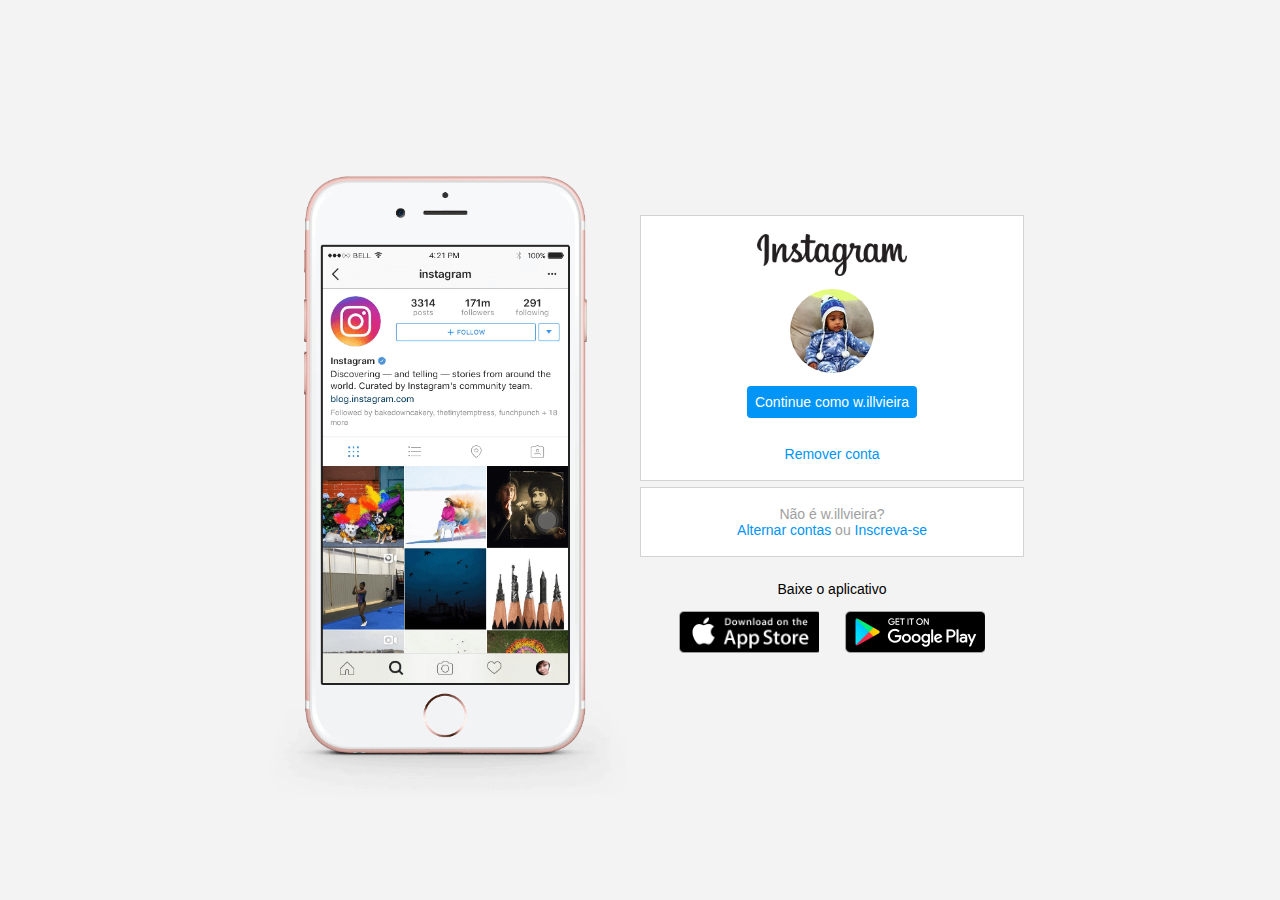
<file: projeto_instagram/index.html>
<!DOCTYPE html>
<html lang="pt-br">
<head>
    <meta charset="UTF-8">
    <link rel="stylesheet" href="style.css">
    <title>Instagram</title>
</head>
<body>
    <div class="instagram-wrapper">
        <div class="instagram-phone">
            <img src="img/instagram-celular.png" alt="celular">
        </div>
        <div class="instagram-continue">
            <div class="group">
                <img src="img/instagram-logo.png" class="instagram-logo" alt="instagram logo">
                <div class="profile-photo">
                    <img src="img/foto_insta.jpg" alt="foto de perfil">
                </div>
                <a href="#" class="instagram-login">Continue como w.illvieira</a>
                <a href="#" class="instagram-logout">Remover conta</a>
            </div>
            <div class="group">
                <p class="not-account">Não é w.illvieira?</p>
                <p class="not-account">
                    <span class="link-blue">Alternar contas</span>
                    ou
                    <span class="link-blue">Inscreva-se</span>
                </p>
            </div>
            <div class="get-the-app">
                <p class="get-app">Baixe o aplicativo</p>
                <div class="download">
                    <a href="#" class="app-download"></a>
                    <a href="#" class="app-download"></a>
                </div>
            </div>
        </div> 
    </div>
</body>
</html>
</file>
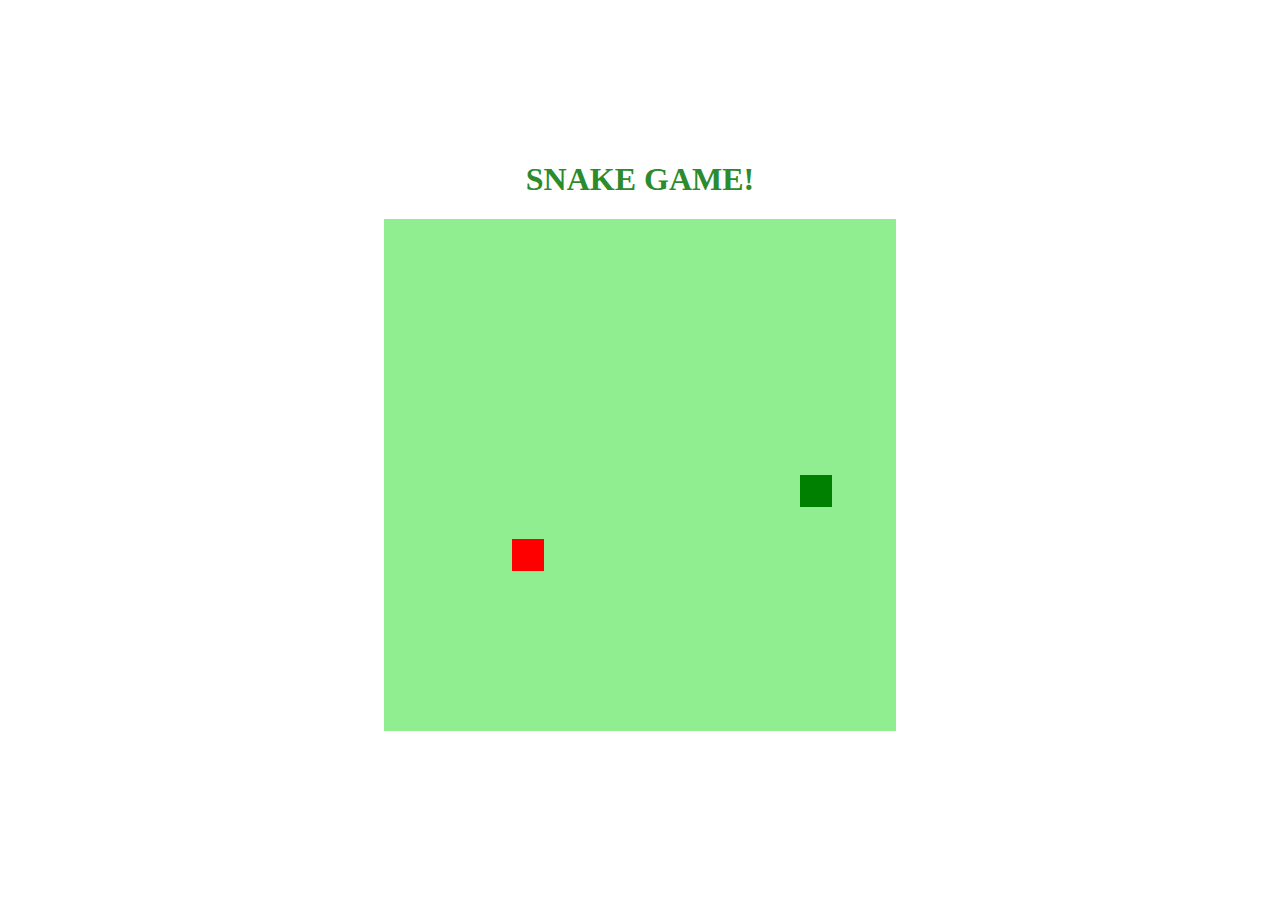
<file: projeto_snake_game/index.html>
<!DOCTYPE html>
<html lang="pt-br">
<head>
    <meta charset="UTF-8">
    <link rel="stylesheet" href="style.css">
    <script defer src="script.js"></script>
    <title>Snake Game</title>
</head>
<body>
    <h1>SNAKE GAME!</h1>
    <canvas id="snake" width="512" height="512"></canvas>
</body>
</html>
</file>
<file: projeto_instagram/style.css>
* {
    padding: 0;
    margin: 0;
    box-sizing: border-box;
    text-decoration: none;
    font-family: sans-serif;
    font-size: 14px;
}

body {
    width: 100%;
    min-height: 100vh;
    background-color: rgb(243, 243, 243);
    margin: 0;
    padding: 0;
    display: flex;
    justify-content: center;
}

.instagram-wrapper {
    display: flex;
    align-items: center;
    justify-content: start;
    width: 60%;
    height: 100vh;
}

.instagram-phone {
    display: flex;
    align-items: center;
    justify-content: center;
    width: 50%;
}

.instagram-phone img {
    height: 50rem;
}

.instagram-continue {
    display: flex;
    align-items: center; /*horizontal*/
    justify-content: space-around; /*vertical*/
    flex-direction: column;
    width: 50%;
    min-height: 34rem;
}

.group {
    display: flex;
    justify-content: space-between;
    align-items: center;
    flex-direction: column;
    background-color: #ffffff;
    width: 100%;
    padding: 1.3rem 0;
    border: 1px solid lightgray;
}

.group:nth-child(1) {
    min-height: 19rem;
}

.instagram-logo {
    height: 3rem;
}

.profile-photo {
    display: flex;
    justify-content: center;
    align-items: center;
    border-radius: 50%;
    overflow: hidden;
}

.profile-photo img {
    height: 6rem;
}

.instagram-login {
    background-color: #0095f6;
    color: #ffffff;
    padding: 8px;
    border-radius: 4px;
}

.instagram-logout {
    color: #0095f6;
    margin-top: 1rem;
}

.not-account {
    color: rgb(160, 160, 160);
}

.link-blue {
    color: #0095f6;
}

.get-the-app {
    display: flex;
    flex-direction:column;
    align-items: center;
    justify-content: center;
    width: 100%;
    padding: 1.3rem 0;
}

.download {
    display: flex;
    width: 100%;
    justify-content: space-evenly;
    align-items: center;
    padding: 1rem;
}

.app-download {
    height: 3rem;
    width: 10rem;
    background-size: cover;
}

.app-download:nth-child(1) {
    background-image: url('./img/apple-button.png');
}

.app-download:nth-child(2) {
    background-image: url('./img/googleplay-button.png');
}

/*media queries */


@media (max-width: 1024) {
    .instagram-wrapper {
        width: 90%;
    }
}

@media (max-width: 650px) {
    body {
        background-color: #ffffff;
    }

    .instagram-wrapper {
        width: 90%;
    }

    .instagram-phone {
        display: none;
    }
    .instagram-continue {
        width: 100%;
    }

    .group {
        border: 1px solid transparent;
    }
}
</file>
<file: projeto_snake_game/style.css>
body {
    height: 95vh;
    width: 95;
    display: flex;
    justify-content: center;
    align-items: center;
    flex-direction: column;
    color: rgb(44, 139, 44);
}
</file>
